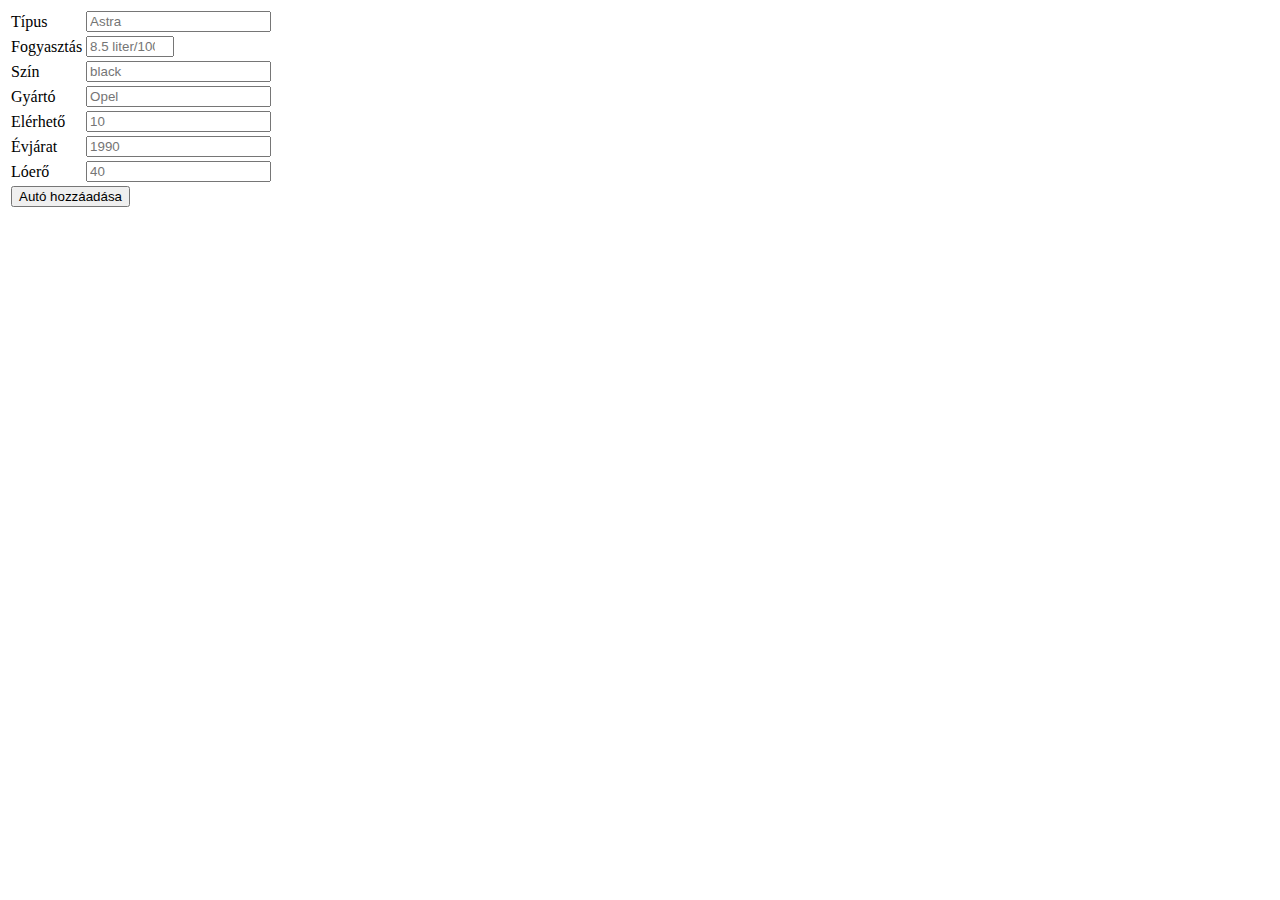
<file: addcar.html>
<!DOCTYPE html>
<html>
<form action="/addCar" id="carForm">
    <table>
        <tr>
            <td>Típus</td>
            <td><input type="text" class="inputField" name="name" required="required" placeholder="Astra"></td>
        </tr>
        <tr>
            <td>Fogyasztás</td>
            <td><input type="number" class="inputField" name="consumption" min="0" step="0.01" max="100" placeholder="8.5 liter/100km"></td>
        </tr>
        <tr>
            <td>Szín</td>
            <td><input type="text" class="inputField" name="color" required="required" placeholder="black"></td>
        </tr>
        <tr>
            <td>Gyártó</td>
            <td><input list="manufacturers" class="inputField" name="manufacturer" required="required" autocomplete="off" placeholder="Opel">
                <datalist id="manufacturers">
                </datalist>
            </td>
        </tr>
        <tr>
            <td>Elérhető</td>
            <td><input type="number" class="inputField" name="available" min="0" required="required" placeholder="10"></td>
        </tr>
        <tr>
            <td>Évjárat</td>
            <td><input type="number" id="year" class="inputField" name="year" min="0" required="required" placeholder="1990"></td>
        </tr>
        <tr>
            <td>Lóerő</td>
            <td><input type="number" class="inputField" name="horsepower" min="0" required="required" placeholder="40"></td>
        </tr>
        <tr>
            <td colspan="2">
                <input type="submit" class="submitButton" name="insert" value="Autó hozzáadása">
            </td>
        </tr>
    </table>
</form>
<script>
    carHandler();
</script>
</html>
</file>
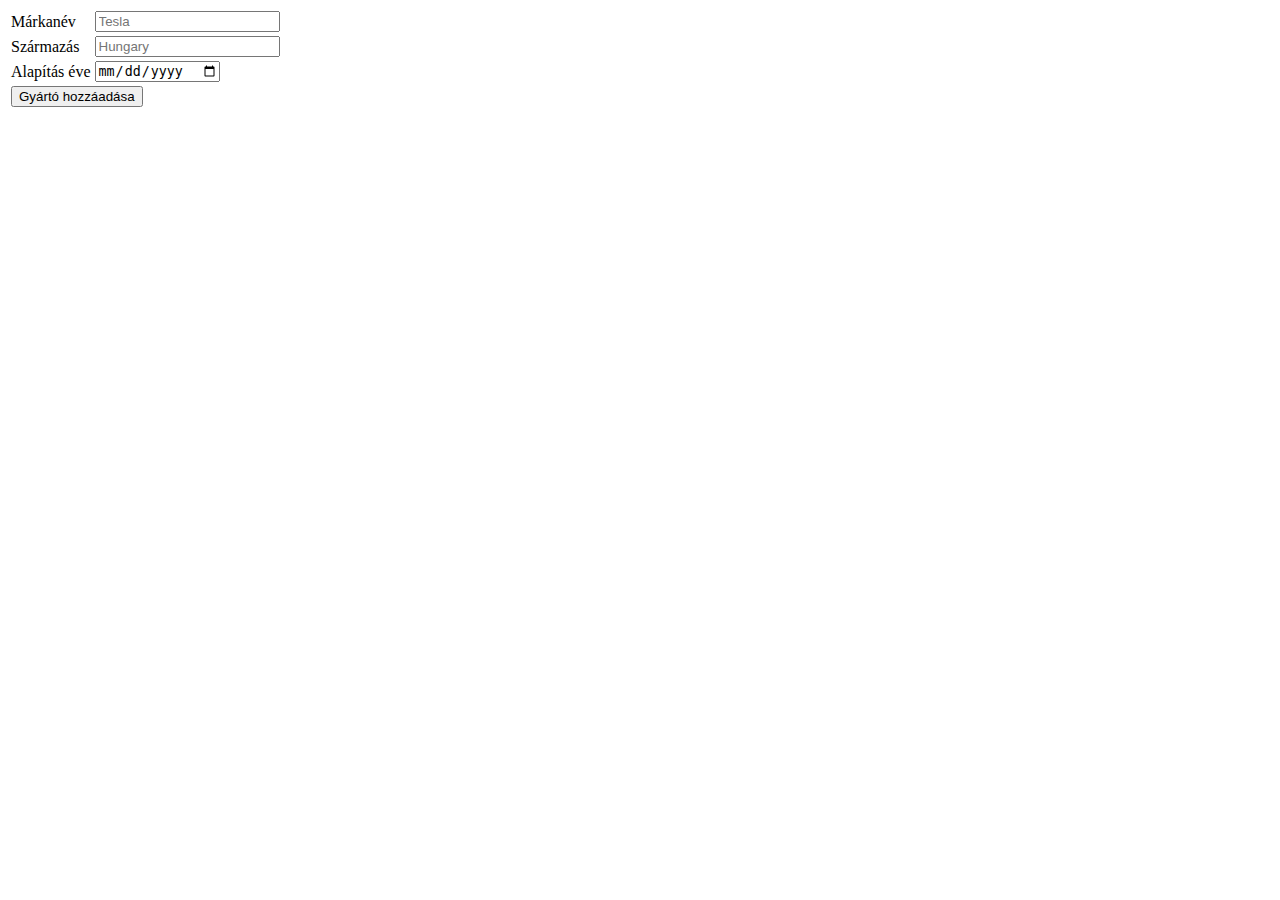
<file: addmanufacturer.html>
<!DOCTYPE html>
<html>
<form action="/addManufacturers" id="manufacturerForm">
    <table>
        <tr>
            <td>Márkanév</td>
            <td><input type="text" class="inputField" name="name" required="required" placeholder="Tesla"></td>
        </tr>
        <tr>
            <td>Származás</td>
            <td><input list="countries" class="inputField" name="country" required="required" placeholder="Hungary" autocomplete="off">
                <datalist id="countries">
                </datalist>
            </td>
        </tr>
        <tr>
            <td>Alapítás éve</td>
            <td><input type="date" class="inputField" name="founded" required="required"></td>
        </tr>
        <tr>
            <td colspan="2">
                <input type="submit" class="submitButton" value="Gyártó hozzáadása">
            </td>
        </tr>
    </table>
</form>

<script>
    manufacturerHandler();
</script>
</html>
</file>
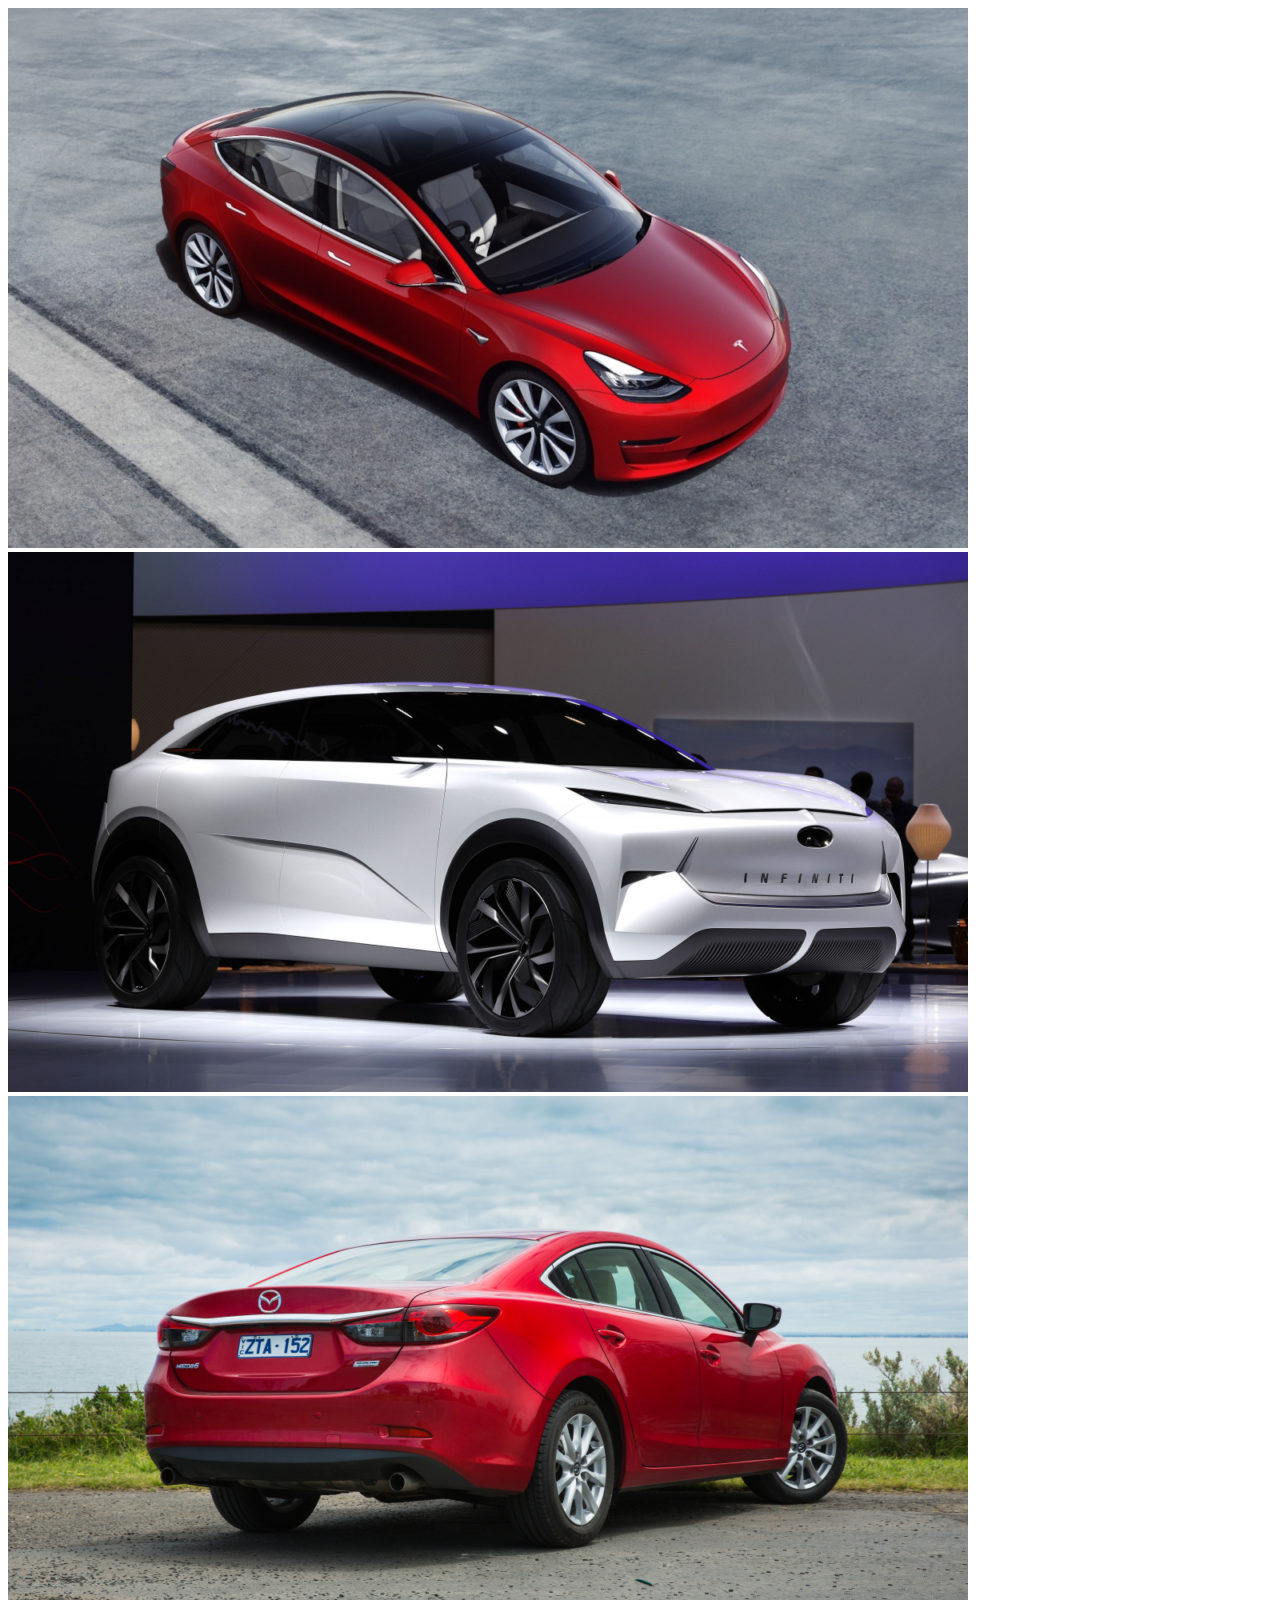
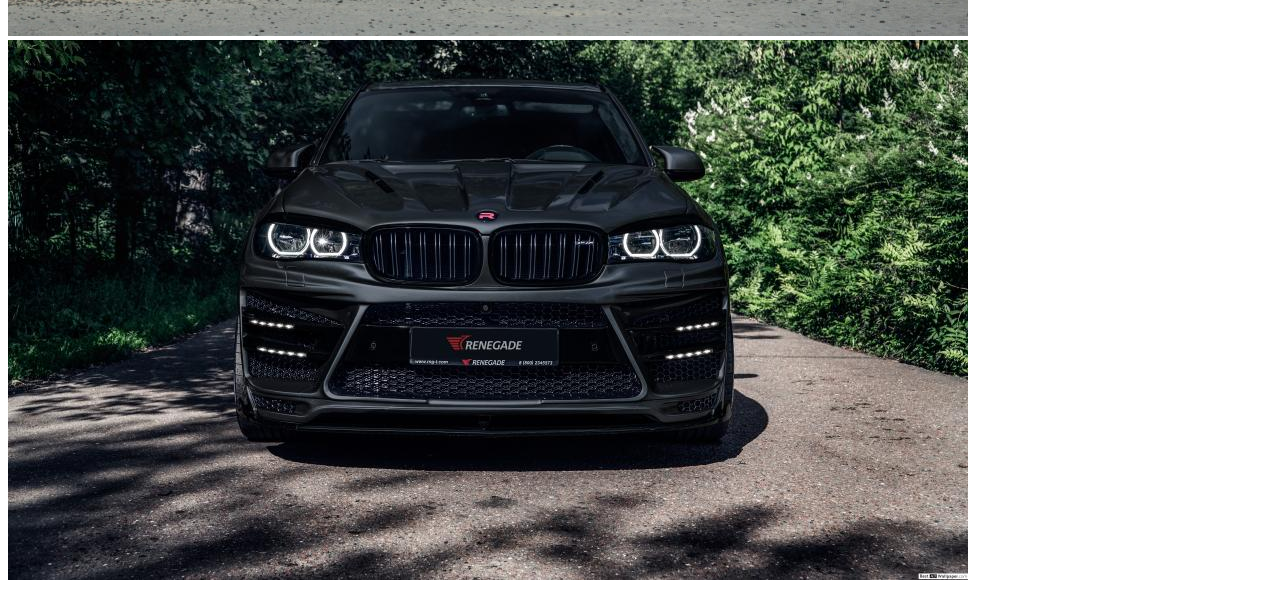
<file: home.html>
<!DOCTYPE html>
<html>
<div id="slideshow">
    <div><img src="images/1.jpeg"></div>
    <div><img src="images/2.jpg"></div>
    <div><img src="images/3.jpg"></div>
    <div><img src="images/4.jpg"></div>
</div>

<div id="statistics"></div>

<script>
    $("#slideshow div:gt(0)").hide();
    slideShow();
    getStatistics();
</script>
</html>
</file>
